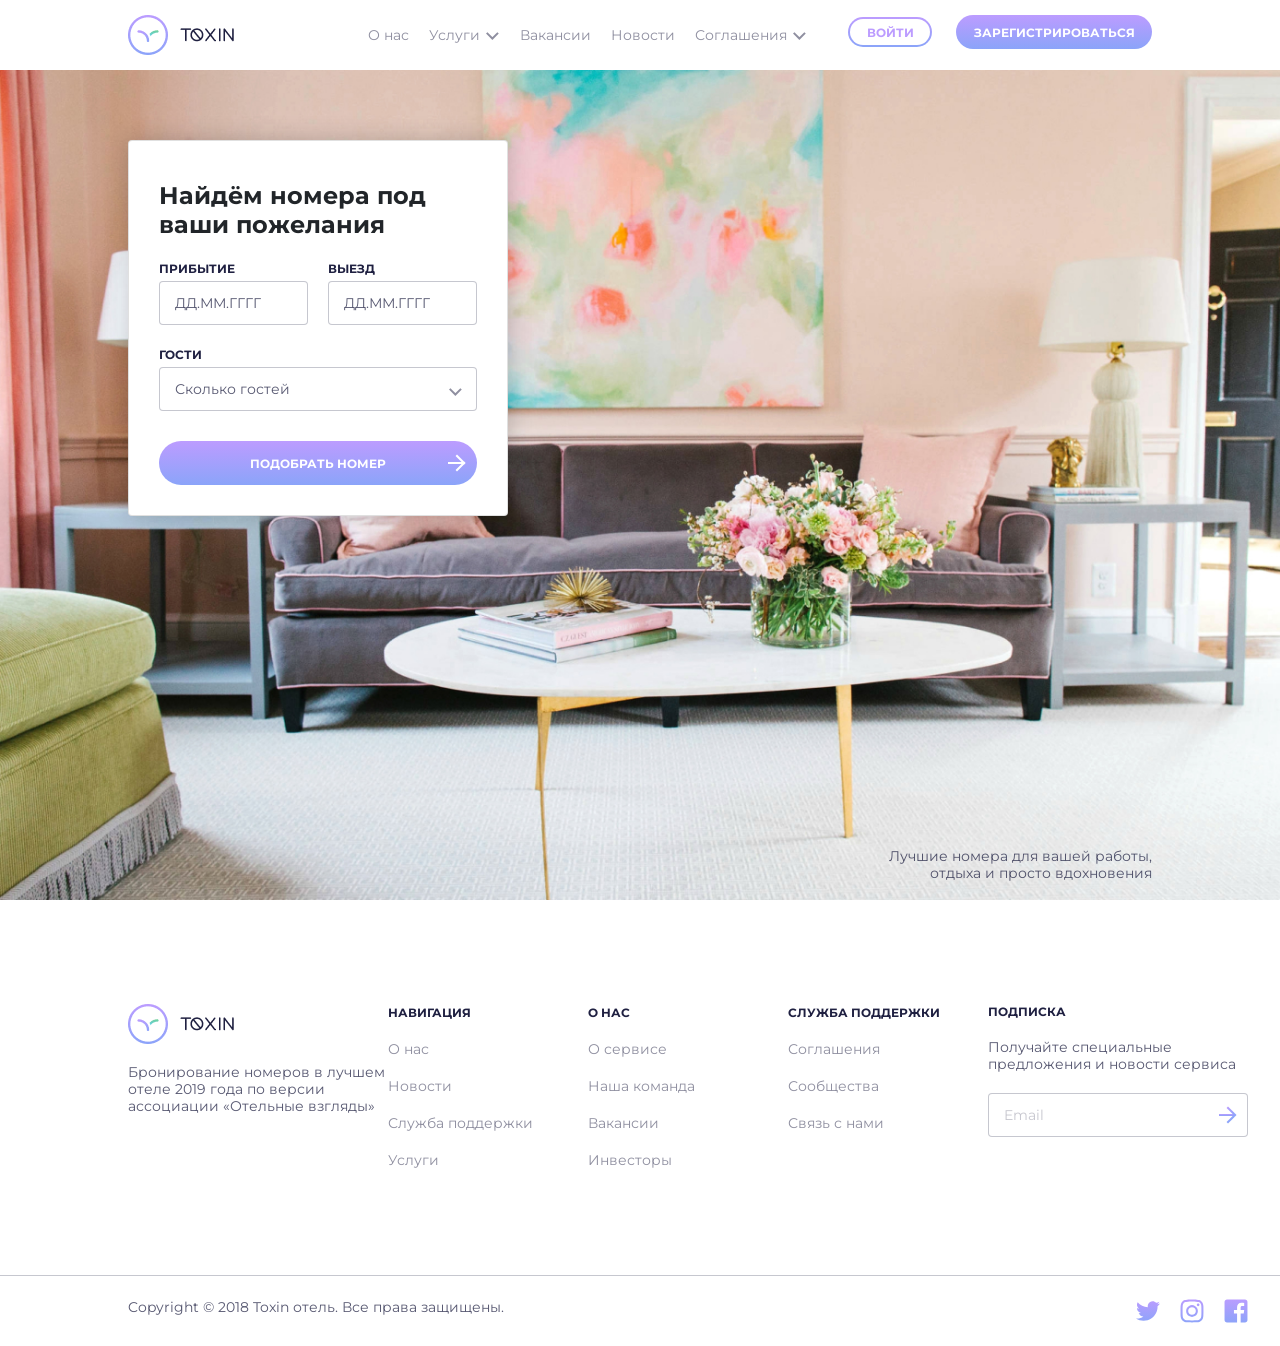
<file: src/index.html>
<!DOCTYPE html>
<html lang="ru">

<head>
    <meta charset="UTF-8">
    <meta http-equiv="X-UA-Compatible" content="IE=edge">
    <meta name="viewport" content="width=device-width, initial-scale=1.0">
    <link rel="stylesheet" href="css/style.min.css">
    <link rel="stylesheet" href="css/air-datepicker.css">
    <title>Toxin</title>
</head>

<body>
    <section class="header">
        <div class="container">
            <div class="header__wrap">
                <a href="#">
                    <img src="icons/brand_logo_full.png" alt="logo" class="header__logo">
                </a>
                <div class="nav">
                    <ul class="nav__list">
                        <li class="nav__item">
                            <a href="#" class="nav__link">О нас</a>
                        </li>
                        <li class="nav__item subnav mr40px">
                            <div class="subnav__arrow"></div>
                            <a href="#" class="nav__link">Услуги</a>

                            <ul class="subnav__list">

                                <li class="subnav__item nav__item">
                                    <a href="#" class="nav__link">Услуга</a>
                                </li>

                                <li class="subnav__item nav__item ">
                                    <a href="#" class="nav__link">Услуга</a>
                                </li>

                                <li class="subnav__item nav__item">
                                    <a href="#" class="nav__link">Услуга</a>
                                </li>

                                <li class="subnav__item nav__item">
                                    <a href="#" class="nav__link">Услуга</a>
                                </li>

                            </ul>

                        </li>
                        <li class="nav__item ">
                            <a href="#" class="nav__link">Вакансии </a>

                        </li>
                        <li class="nav__item">
                            <a href="#" class="nav__link">Новости</a>

                        </li>
                        <li class="nav__item subnav">
                            <div class="subnav__arrow"></div>
                            <a href="#" class="nav__link">Соглашения</a>

                            <ul class="subnav__list">

                                <li class="subnav__item nav__item">
                                    <a href="#" class="nav__link">Соглашение</a>
                                </li>

                                <li class="subnav__item nav__item">
                                    <a href="#" class="nav__link">Соглашение</a>
                                </li>

                            </ul>
                        </li>
                    </ul>
                </div>
                <div class="header__authorization">
                    <div class="header__log-off">
                        <button id="sign-in" class="button button_nav-small mr20px">войти</button>
                        <button id="registation" class="button button_nav-big">зарегистрироваться</button>
                    </div>
                    <div class="header__log-in">

                    </div>
                </div>
            </div>
        </div>
    </section>

    <section class="promo">



        <div class="container">
            <div class="modal modal__hide modal__promo ">
                <form action="#" class="form form__promo  ">
                    <h1 class="form_title title">Найдём номера под ваши пожелания </h1>
                    <div class="form__promo_wrap">

                        <div class="form__promo_input-wrap">
                            <label class="subtitle" for="form_date-in">прибытие</label>
                            <input placeholder="ДД.ММ.ГГГГ" id="calendar" type="text" name="date-in" id="form_date-in">

                        </div>
                        <div class="form__promo_input-wrap">
                            <label class="subtitle" for="form_date-out">выезд</label>
                            <input placeholder="ДД.ММ.ГГГГ" type="text" name="date-out" id="form_date-out">

                        </div>
                        <div class="form__promo_guest">
                            <div class="form__promo_input-wrap">
                                <label class="subtitle" for="form_guest">гости</label>
                                <input class="tst" placeholder="Сколько гостей" type="text" name="guest" id="form_guest">

                            </div>
                        </div>

                        <button class="button button_modal button_form form__promo_btn">подобрать номер</button>
                    </div>




                </form>

            </div>

        </div>
        <p class="promo__slogan"> Лучшие номера для вашей работы, отдыха и просто вдохновения </p>
    </section>

    <section class="footer">
        <div class="container">

            <div class="footer__grid">
                <div class="footer__logo">
                    <a href="#">
                        <img src="icons/brand_logo_full.png" alt="logo">
                    </a>
                    <p>
                        Бронирование номеров в лучшем отеле 2019 года по версии ассоциации «Отельные взгляды»
                    </p>
                </div>

                <div class="footer__nav nav nav_footer">
                    <ul class="nav_footer-list">
                        <lh class="subtitle"> навигация</lh>
                        <li class="nav__item">
                            <a href="#">О нас</a>
                        </li>
                        <li class="nav__item">
                            <a href="#">Новости</a>
                        </li>
                        <li class="nav__item">
                            <a href="#">Служба поддержки</a>
                        </li>
                        <li class="nav__item">
                            <a href="#">Услуги</a>
                        </li>
                    </ul>
                    <ul class="nav_footer-list">
                        <lh class="subtitle"> о нас</lh>
                        <li class="nav__item">
                            <a href="#">О сервисе</a>
                        </li>
                        <li class="nav__item">
                            <a href="#">Наша команда</a>
                        </li>
                        <li class="nav__item">
                            <a href="#">Вакансии</a>
                        </li>
                        <li class="nav__item">
                            <a href="#">Инвесторы</a>
                        </li>
                    </ul>
                    <ul class="nav_footer-list">
                        <lh class="subtitle"> Служба поддержки</lh>
                        <li class="nav__item">
                            <a href="#">Соглашения</a>
                        </li>
                        <li class="nav__item">
                            <a href="#">Сообщества</a>
                        </li>
                        <li class="nav__item">
                            <a href="#">Связь с нами</a>
                        </li>
                    </ul>
                </div>
                <div class="footer__subscribe">
                    <div class="subtitle">Подписка</div>
                    <p>Получайте специальные предложения и новости сервиса</p>
                    <form class="form form_footer" action="#">
                        <input required type="email" placeholder="Email" name="subscribe">
                        <button class="button_subscribe"></button>
                    </form>
                </div>

                <div class="footer__footer">
                    <p>Copyright © 2018 Toxin отель. Все права защищены.</p>
                    <div class="footer__social">
                        <a href="">
                            <svg width="24" height="24" viewBox="0 0 24 20" fill="none" xmlns="http://www.w3.org/2000/svg">
                                <path d="M21.5156 5.125C21.5469 5.25 21.5625 5.45312 21.5625 5.73438C21.5625 7.98438 21.0156 10.1562 19.9219 12.25C18.7969 14.4688 17.2188 16.2344 15.1875 17.5469C12.9688 19.0156 10.4219 19.75 7.54688 19.75C4.79688 19.75 2.28125 19.0156 0 17.5469C0.34375 17.5781 0.734375 17.5938 1.17188 17.5938C3.45312 17.5938 5.5 16.8906 7.3125 15.4844C6.21875 15.4844 5.25 15.1719 4.40625 14.5469C3.59375 13.8906 3.03125 13.0781 2.71875 12.1094C3.03125 12.1406 3.32812 12.1562 3.60938 12.1562C4.04688 12.1562 4.48438 12.1094 4.92188 12.0156C3.79688 11.7656 2.85938 11.1875 2.10938 10.2812C1.35938 9.375 0.984375 8.34375 0.984375 7.1875V7.09375C1.67188 7.5 2.40625 7.71875 3.1875 7.75C2.53125 7.28125 2 6.6875 1.59375 5.96875C1.1875 5.25 0.984375 4.46875 0.984375 3.625C0.984375 2.75 1.21875 1.92188 1.6875 1.14062C2.90625 2.67188 4.39062 3.89063 6.14062 4.79688C7.92188 5.70312 9.8125 6.20312 11.8125 6.29688C11.75 5.92188 11.7188 5.54688 11.7188 5.17188C11.7188 4.29687 11.9375 3.48438 12.375 2.73438C12.8125 1.95312 13.4062 1.34375 14.1562 0.90625C14.9062 0.46875 15.7188 0.25 16.5938 0.25C17.3125 0.25 17.9688 0.390625 18.5625 0.671875C19.1875 0.953125 19.7344 1.32812 20.2031 1.79688C21.3281 1.57812 22.375 1.1875 23.3438 0.625C22.9688 1.78125 22.25 2.6875 21.1875 3.34375C22.125 3.21875 23.0625 2.95313 24 2.54688C23.3125 3.54687 22.4844 4.40625 21.5156 5.125Z" fill="url(#paint0_linear_18370_8)"/>
                                <defs>
                                <linearGradient id="paint0_linear_18370_8" x1="12" y1="-2" x2="12" y2="22" gradientUnits="userSpaceOnUse">
                                <stop stop-color="#BC9CFF"/>
                                <stop offset="1" stop-color="#8BA4F9"/>
                                </linearGradient>
                                </defs>
                            </svg>
                        </a>
                        <a href="">
                            <svg width="24" height="24" viewBox="0 0 22 22" fill="none" xmlns="http://www.w3.org/2000/svg">
                                <path d="M11 5.60938C10.0312 5.60938 9.125 5.85937 8.28125 6.35938C7.46875 6.82812 6.8125 7.48438 6.3125 8.32812C5.84375 9.14062 5.60938 10.0312 5.60938 11C5.60938 11.9688 5.84375 12.875 6.3125 13.7188C6.8125 14.5312 7.46875 15.1875 8.28125 15.6875C9.125 16.1562 10.0312 16.3906 11 16.3906C11.9688 16.3906 12.8594 16.1562 13.6719 15.6875C14.5156 15.1875 15.1719 14.5312 15.6406 13.7188C16.1406 12.875 16.3906 11.9688 16.3906 11C16.3906 10.0312 16.1406 9.14062 15.6406 8.32812C15.1719 7.48438 14.5156 6.82812 13.6719 6.35938C12.8594 5.85937 11.9688 5.60938 11 5.60938ZM11 14.5156C10.0312 14.5156 9.20312 14.1719 8.51562 13.4844C7.82812 12.7969 7.48438 11.9688 7.48438 11C7.48438 10.0312 7.82812 9.20312 8.51562 8.51562C9.20312 7.82812 10.0312 7.48438 11 7.48438C11.9688 7.48438 12.7969 7.82812 13.4844 8.51562C14.1719 9.20312 14.5156 10.0312 14.5156 11C14.5156 11.9688 14.1719 12.7969 13.4844 13.4844C12.7969 14.1719 11.9688 14.5156 11 14.5156ZM17.8906 5.375C17.8594 5.71875 17.7188 6.01563 17.4688 6.26562C17.25 6.51562 16.9688 6.64062 16.625 6.64062C16.2812 6.64062 15.9844 6.51562 15.7344 6.26562C15.4844 6.01563 15.3594 5.71875 15.3594 5.375C15.3594 5.03125 15.4844 4.73437 15.7344 4.48438C15.9844 4.23438 16.2812 4.10938 16.625 4.10938C16.9688 4.10938 17.2656 4.23438 17.5156 4.48438C17.7656 4.73437 17.8906 5.03125 17.8906 5.375ZM21.4531 6.64062C21.3906 5.73438 21.25 4.95312 21.0312 4.29688C20.75 3.51562 20.3125 2.84375 19.7188 2.28125C19.1562 1.6875 18.4844 1.25 17.7031 0.96875C17.0469 0.75 16.2656 0.625 15.3594 0.59375C14.4844 0.53125 13.0312 0.5 11 0.5C8.96875 0.5 7.5 0.53125 6.59375 0.59375C5.71875 0.625 4.95312 0.75 4.29688 0.96875C3.51562 1.25 2.82812 1.6875 2.23438 2.28125C1.67188 2.84375 1.25 3.51562 0.96875 4.29688C0.75 4.95312 0.609375 5.73438 0.546875 6.64062C0.515625 7.51562 0.5 8.96875 0.5 11C0.5 13.0312 0.515625 14.5 0.546875 15.4062C0.609375 16.2812 0.75 17.0469 0.96875 17.7031C1.25 18.4844 1.67188 19.1719 2.23438 19.7656C2.82812 20.3281 3.51562 20.7344 4.29688 20.9844C4.95312 21.2344 5.71875 21.375 6.59375 21.4062C7.5 21.4688 8.96875 21.5 11 21.5C13.0312 21.5 14.4844 21.4688 15.3594 21.4062C16.2656 21.375 17.0469 21.25 17.7031 21.0312C18.4844 20.75 19.1562 20.3281 19.7188 19.7656C20.3125 19.1719 20.75 18.4844 21.0312 17.7031C21.25 17.0469 21.375 16.2812 21.4062 15.4062C21.4688 14.5 21.5 13.0312 21.5 11C21.5 8.96875 21.4844 7.51562 21.4531 6.64062ZM19.2031 17.1875C18.8281 18.125 18.1562 18.7969 17.1875 19.2031C16.6875 19.3906 15.8438 19.5156 14.6562 19.5781C14 19.6094 13.0312 19.625 11.75 19.625H10.25C9 19.625 8.03125 19.6094 7.34375 19.5781C6.1875 19.5156 5.34375 19.3906 4.8125 19.2031C3.875 18.8281 3.20312 18.1562 2.79688 17.1875C2.60938 16.6562 2.48438 15.8125 2.42188 14.6562C2.39062 13.9688 2.375 13 2.375 11.75V10.25C2.375 9 2.39062 8.03125 2.42188 7.34375C2.48438 6.15625 2.60938 5.3125 2.79688 4.8125C3.17188 3.84375 3.84375 3.17188 4.8125 2.79688C5.34375 2.60938 6.1875 2.48437 7.34375 2.42188C8.03125 2.39062 9 2.375 10.25 2.375H11.75C13 2.375 13.9688 2.39062 14.6562 2.42188C15.8438 2.48437 16.6875 2.60938 17.1875 2.79688C18.1562 3.17188 18.8281 3.84375 19.2031 4.8125C19.3906 5.3125 19.5156 6.15625 19.5781 7.34375C19.6094 8 19.625 8.96875 19.625 10.25V11.75C19.625 13 19.6094 13.9688 19.5781 14.6562C19.5156 15.8125 19.3906 16.6562 19.2031 17.1875Z" fill="url(#paint0_linear_18370_10)"/>
                                <defs>
                                <linearGradient id="paint0_linear_18370_10" x1="11" y1="-1" x2="11" y2="23" gradientUnits="userSpaceOnUse">
                                <stop stop-color="#BC9CFF"/>
                                <stop offset="1" stop-color="#8BA4F9"/>
                                </linearGradient>
                                </defs>
                            </svg>
                        </a>
                        <a href="">
                            <svg width="24" height="24" viewBox="0 0 22 22" fill="none" xmlns="http://www.w3.org/2000/svg">
                                <path d="M21.5 2.75V19.25C21.5 19.875 21.2812 20.4062 20.8438 20.8438C20.4062 21.2812 19.875 21.5 19.25 21.5H15.2656V13.2031H18.0781L18.5 10.0156H15.2656V8C15.2656 7.5 15.3594 7.125 15.5469 6.875C15.7969 6.59375 16.2188 6.45312 16.8125 6.45312H18.5V3.64062C17.8438 3.54688 17.0312 3.5 16.0625 3.5C14.8125 3.5 13.8125 3.875 13.0625 4.625C12.3438 5.34375 11.9844 6.35938 11.9844 7.67188V10.0156H9.125V13.2031H11.9844V21.5H2.75C2.125 21.5 1.59375 21.2812 1.15625 20.8438C0.71875 20.4062 0.5 19.875 0.5 19.25V2.75C0.5 2.125 0.71875 1.59375 1.15625 1.15625C1.59375 0.71875 2.125 0.5 2.75 0.5H19.25C19.875 0.5 20.4062 0.71875 20.8438 1.15625C21.2812 1.59375 21.5 2.125 21.5 2.75Z" fill="url(#paint0_linear_18370_9)"/>
                                <defs>
                                <linearGradient id="paint0_linear_18370_9" x1="11" y1="-1" x2="11" y2="23" gradientUnits="userSpaceOnUse">
                                <stop stop-color="#BC9CFF"/>
                                <stop offset="1" stop-color="#8BA4F9"/>
                                </linearGradient>
                                </defs>
                            </svg>
                        </a>
                    </div>
                </div>


            </div>



        </div>
        <hr class="footer__line">
    </section>

    <div class="modals overlay modal__hide ">


        <div class="modal__hide  modal modal__autorization">
            <div class="title">Войти</div>

            <form action="#" class="form form_autorization">
                <input placeholder="Email" name="email" type="email">
                <input class="form_autorization-pwd" placeholder="Пароль" name="paswrd" type="password">
                <button class="button button_modal">Войти</button>
            </form>

            <div class="modal__footer">
                <p>Нет аккаунта на Toxin?</p>
                <button id="registation" class="button button_nav-small button_modal-small">создать</button>
            </div>

        </div>




        <div class="modal__hide modal modal__registration">
            <div class="title">Регистрация аккаунта</div>

            <form action="#" class="form form_registration">
                <fieldset>
                    <input placeholder="Имя" name="name" type="text">
                    <input placeholder="Фамилия" class="mt10px" name="surname" type="text">
                    <div class="form_registration__wrap-male">

                        <label class="form_registration__male" for="male">
                            <input class="form__radio" id="male" name="gender" type="radio">
                            <label for="male">Мужчина</label>
                        </label>

                        <div class="form_registration__male">
                            <input class="form__radio" id="female" name="gender" type="radio">
                            <label for="female">Женщина</label>
                        </div>
                    </div>


                </fieldset>
                <fieldset>
                    <div class="subtitle">дата рождения</div>
                    <input class="mt5px" placeholder="ДД.ММ.ГГГГ" name="born-date" type="text">
                </fieldset>
                <fieldset>
                    <div class="subtitle">данные для входа в сервис</div>
                    <input class="mt5px" placeholder="Email" name="email" type="email">
                    <input class="mt10px" placeholder="Пароль" name="paswrd" type="password">
                    <div class="form_registration_switch-wrap">
                        <label class="form__switch">
                            <input type="checkbox">
                            <span class="slider round"></span>
                          </label>
                        <p> Получать спецпредложения</p>

                    </div>

                </fieldset>
                <button class="button button_modal">зарегистрироваться</button>
            </form>

            <div class="modal__footer">
                <p>Уже есть аккаунт на Toxin</p>
                <button id="sign-in" class="button button_nav-small button_modal-small">войти</button>
            </div>

        </div>


    </div>


    <script src="js/air-datepicker.js"></script>
    <script src="js/script.js"></script>

</body>

</html>
</file>
<file: src/css/air-datepicker.css>
.air-datepicker-cell.-day-.-other-month-,
.air-datepicker-cell.-year-.-other-decade- {
    color: var(--adp-color-other-month)
}

.air-datepicker-cell.-day-.-other-month-:hover,
.air-datepicker-cell.-year-.-other-decade-:hover {
    color: var(--adp-color-other-month-hover)
}

.-disabled-.-focus-.air-datepicker-cell.-day-.-other-month-,
.-disabled-.-focus-.air-datepicker-cell.-year-.-other-decade- {
    color: var(--adp-color-other-month)
}

.-selected-.air-datepicker-cell.-day-.-other-month-,
.-selected-.air-datepicker-cell.-year-.-other-decade- {
    color: #fff;
    background: var(--adp-background-color-selected-other-month)
}

.-selected-.-focus-.air-datepicker-cell.-day-.-other-month-,
.-selected-.-focus-.air-datepicker-cell.-year-.-other-decade- {
    background: var(--adp-background-color-selected-other-month-focused)
}

.-in-range-.air-datepicker-cell.-day-.-other-month-,
.-in-range-.air-datepicker-cell.-year-.-other-decade- {
    background-color: var(--adp-background-color-in-range);
    color: var(--adp-color)
}

.-in-range-.-focus-.air-datepicker-cell.-day-.-other-month-,
.-in-range-.-focus-.air-datepicker-cell.-year-.-other-decade- {
    background-color: var(--adp-background-color-in-range-focused)
}

.air-datepicker-cell.-day-.-other-month-:empty,
.air-datepicker-cell.-year-.-other-decade-:empty {
    background: none;
    border: none
}

.air-datepicker-cell {
    border-radius: var(--adp-cell-border-radius);
    box-sizing: border-box;
    cursor: pointer;
    display: flex;
    position: relative;
    align-items: center;
    justify-content: center;
    z-index: 1
}

.air-datepicker-cell.-focus- {
    background: var(--adp-background-color-hover);
}

.air-datepicker-cell.-current- {
    color: var(--adp-color-current-date)
}

.air-datepicker-cell.-current-.-focus- {
    color: var(--adp-color)
}

.air-datepicker-cell.-current-.-in-range- {
    color: var(--adp-color-current-date)
}

.air-datepicker-cell.-disabled- {
    cursor: default;
    color: var(--adp-color-disabled)
}

.air-datepicker-cell.-disabled-.-focus- {
    color: var(--adp-color-disabled)
}

.air-datepicker-cell.-disabled-.-in-range- {
    color: var(--adp-color-disabled-in-range)
}

.air-datepicker-cell.-disabled-.-current-.-focus- {
    color: var(--adp-color-disabled)
}

.air-datepicker-cell.-in-range- {
    background: var(--adp-cell-background-color-in-range);
    border-radius: 0
}


/* думал через псведо элемент */


/* .-range-from-::after {
    z-index: -1;
    content: '';
    display: block;
    position: absolute;
    box-shadow: 9px 9px 0px 11px rgb(139 164 249 / 25%), 9px -9px 0px 11px rgb(188 156 255 / 25%)
}

.-range-to-::after {
    z-index: -1;
    content: '';
    display: block;
    position: absolute;
    box-shadow: -9px 9px 0px 11px rgb(139 164 249 / 25%), -9px -9px 0px 11px rgb(188 156 255 / 25%);
} */

.air-datepicker-cell.-in-range-:hover {
    background: var(--adp-cell-background-color-in-range-hover)
}

.air-datepicker-cell.-range-from- {
    border: 1px solid var(--adp-cell-border-color-in-range);
    background: var(--adp-cell-background-color-in-range);
    border-radius: var(--adp-cell-border-radius) 0 0 var(--adp-cell-border-radius)
}

.air-datepicker-cell.-range-to- {
    border: 1px solid var(--adp-cell-border-color-in-range);
    background: var(--adp-cell-background-color-in-range);
    border-radius: 0 var(--adp-cell-border-radius) var(--adp-cell-border-radius) 0
}

.air-datepicker-cell.-range-to-.-range-from- {
    border-radius: var(--adp-cell-border-radius)
}

.air-datepicker-cell.-selected- {
    /* border-radius: 55%; */
    color: #fff;
    border: none;
    background: var(--adp-cell-background-color-selected)
}

.air-datepicker-cell.-selected-.-current- {
    color: #fff;
    background: var(--adp-cell-background-color-selected)
}

.air-datepicker-cell.-selected-.-focus- {
    background: var(--adp-cell-background-color-selected-hover)
}

.air-datepicker-body {
    padding: 0 20px;
    transition: all var(--adp-transition-duration) var(--adp-transition-ease)
}

.air-datepicker-body.-hidden- {
    display: none
}

.air-datepicker-body--day-names {
    display: grid;
    grid-template-columns: repeat(7, var(--adp-day-cell-width));
    font-weight: 700;
    font-size: 12px;
    line-height: 15px;
    /* margin: 8px 0 3px */
}

.air-datepicker-body--day-name {
    color: #BC9CFF;
    display: flex;
    align-items: center;
    justify-content: center;
    flex: 1;
    text-align: center;
    text-transform: uppercase;
    font-size: .8em
}

.air-datepicker-body--day-name.-clickable- {
    cursor: pointer
}

.air-datepicker-body--day-name.-clickable-:hover {
    color: var(--adp-day-name-color-hover)
}

.air-datepicker-body--cells {
    margin-top: 16px;
    display: grid
}

.air-datepicker-body--cells.-days- {
    grid-template-columns: repeat(7, var(--adp-day-cell-width));
    grid-auto-rows: var(--adp-day-cell-height)
}

.air-datepicker-body--cells.-months- {
    grid-template-columns: repeat(3, 1fr);
    grid-auto-rows: var(--adp-month-cell-height)
}

.air-datepicker-body--cells.-years- {
    grid-template-columns: repeat(4, 1fr);
    grid-auto-rows: var(--adp-year-cell-height)
}

.air-datepicker-nav {
    display: flex;
    justify-content: space-between;
    /* border-bottom: 1px solid var(--adp-border-color-inner); */
    /* min-height: var(--adp-nav-height); */
    padding: 20px 20px 30px 20px;
    box-sizing: content-box
}

.-only-timepicker- .air-datepicker-nav {
    display: none
}

.air-datepicker-nav--title,
.air-datepicker-nav--action {
    display: flex;
    cursor: pointer;
    align-items: center;
    justify-content: center
}

.air-datepicker-nav--action {
    width: var(--adp-nav-action-size);
    border-radius: var(--adp-border-radius);
    -webkit-user-select: none;
    -moz-user-select: none;
    user-select: none
}

.air-datepicker-nav--action:hover {
    background: var(--adp-background-color-hover)
}

.air-datepicker-nav--action:active {
    background: var(--adp-background-color-active)
}

.air-datepicker-nav--action.-disabled- {
    visibility: hidden
}

.air-datepicker-nav--action svg {
    /* width: 32px;
    height: 32px */
}

.air-datepicker-nav--action path {
    /* fill: none; */
    /* stroke: var(--adp-nav-arrow-color); */
    /* stroke-width: 2px */
}

.air-datepicker-nav--title {
    font-weight: 700;
    font-size: 19px;
    line-height: 23px;
    border-radius: var(--adp-border-radius);
    padding: 0 8px
}

.air-datepicker-nav--title i {
    font-weight: 700;
    font-size: 19px;
    line-height: 23px;
    font-style: normal;
    /* color: var(--adp-nav-color-secondary); */
    margin-left: .3em
}

.air-datepicker-nav--title:hover {
    background: var(--adp-background-color-hover)
}

.air-datepicker-nav--title:active {
    background: var(--adp-background-color-active)
}

.air-datepicker-nav--title.-disabled- {
    cursor: default;
    background: none
}

.air-datepicker-buttons {
    padding: 0 20px;
    display: flex;
    grid-auto-flow: column;
    justify-content: space-between;
}

.air-datepicker-button {
    font-weight: 700;
    font-size: 12px;
    line-height: 15px;
    display: inline-flex;
    color: #BC9CFF;
    border-radius: var(--adp-btn-border-radius);
    cursor: pointer;
    height: var(--adp-btn-height);
    border: none;
    background: rgba(255, 255, 255, 0)
}

.air-datepicker-button:hover {
    /* color: var(--adp-btn-color-hover); */
    background: var(--adp-btn-background-color-hover)
}

.air-datepicker-button:focus {
    color: var(--adp-btn-color-hover);
    background: var(--adp-btn-background-color-hover);
    outline: none
}

.air-datepicker-button:active {
    background: var(--adp-btn-background-color-active)
}

.air-datepicker-button span {
    outline: none;
    display: flex;
    align-items: center;
    justify-content: center;
    width: 100%;
    height: 100%
}

.air-datepicker-time {
    display: grid;
    grid-template-columns: -webkit-max-content 1fr;
    grid-template-columns: max-content 1fr;
    grid-column-gap: 12px;
    align-items: center;
    position: relative;
    padding: 0 var(--adp-time-padding-inner)
}

.-only-timepicker- .air-datepicker-time {
    border-top: none
}

.air-datepicker-time--current {
    display: flex;
    align-items: center;
    flex: 1;
    font-size: 14px;
    text-align: center
}

.air-datepicker-time--current-colon {
    margin: 0 2px 3px;
    line-height: 1
}

.air-datepicker-time--current-hours,
.air-datepicker-time--current-minutes {
    line-height: 1;
    font-size: 19px;
    font-family: "Century Gothic", CenturyGothic, AppleGothic, sans-serif;
    position: relative;
    z-index: 1
}

.air-datepicker-time--current-hours:after,
.air-datepicker-time--current-minutes:after {
    content: '';
    background: var(--adp-background-color-hover);
    border-radius: var(--adp-border-radius);
    position: absolute;
    left: -2px;
    top: -3px;
    right: -2px;
    bottom: -2px;
    z-index: -1;
    opacity: 0
}

.air-datepicker-time--current-hours.-focus-:after,
.air-datepicker-time--current-minutes.-focus-:after {
    opacity: 1
}

.air-datepicker-time--current-ampm {
    text-transform: uppercase;
    align-self: flex-end;
    color: var(--adp-time-day-period-color);
    margin-left: 6px;
    font-size: 11px;
    margin-bottom: 1px
}

.air-datepicker-time--row {
    display: flex;
    align-items: center;
    font-size: 11px;
    height: 17px;
    background: linear-gradient(to right, var(--adp-time-track-color), var(--adp-time-track-color)) left 50%/100% var(--adp-time-track-height) no-repeat
}

.air-datepicker-time--row:first-child {
    margin-bottom: 4px
}

.air-datepicker-time--row input[type='range'] {
    background: none;
    cursor: pointer;
    flex: 1;
    height: 100%;
    width: 100%;
    padding: 0;
    margin: 0;
    -webkit-appearance: none
}

.air-datepicker-time--row input[type='range']::-webkit-slider-thumb {
    -webkit-appearance: none
}

.air-datepicker-time--row input[type='range']::-ms-tooltip {
    display: none
}

.air-datepicker-time--row input[type='range']:hover::-webkit-slider-thumb {
    border-color: var(--adp-time-track-color-hover)
}

.air-datepicker-time--row input[type='range']:hover::-moz-range-thumb {
    border-color: var(--adp-time-track-color-hover)
}

.air-datepicker-time--row input[type='range']:hover::-ms-thumb {
    border-color: var(--adp-time-track-color-hover)
}

.air-datepicker-time--row input[type='range']:focus {
    outline: none
}

.air-datepicker-time--row input[type='range']:focus::-webkit-slider-thumb {
    background: var(--adp-cell-background-color-selected);
    border-color: var(--adp-cell-background-color-selected)
}

.air-datepicker-time--row input[type='range']:focus::-moz-range-thumb {
    background: var(--adp-cell-background-color-selected);
    border-color: var(--adp-cell-background-color-selected)
}

.air-datepicker-time--row input[type='range']:focus::-ms-thumb {
    background: var(--adp-cell-background-color-selected);
    border-color: var(--adp-cell-background-color-selected)
}

.air-datepicker-time--row input[type='range']::-webkit-slider-thumb {
    box-sizing: border-box;
    height: 12px;
    width: 12px;
    border-radius: 3px;
    border: 1px solid var(--adp-time-track-color);
    background: #fff;
    cursor: pointer;
    -webkit-transition: background var(--adp-transition-duration);
    transition: background var(--adp-transition-duration)
}

.air-datepicker-time--row input[type='range']::-moz-range-thumb {
    box-sizing: border-box;
    height: 12px;
    width: 12px;
    border-radius: 3px;
    border: 1px solid var(--adp-time-track-color);
    background: #fff;
    cursor: pointer;
    -moz-transition: background var(--adp-transition-duration);
    transition: background var(--adp-transition-duration)
}

.air-datepicker-time--row input[type='range']::-ms-thumb {
    box-sizing: border-box;
    height: 12px;
    width: 12px;
    border-radius: 3px;
    border: 1px solid var(--adp-time-track-color);
    background: #fff;
    cursor: pointer;
    -ms-transition: background var(--adp-transition-duration);
    transition: background var(--adp-transition-duration)
}

.air-datepicker-time--row input[type='range']::-webkit-slider-thumb {
    margin-top: calc(var(--adp-time-thumb-size) / 2 * -1)
}

.air-datepicker-time--row input[type='range']::-webkit-slider-runnable-track {
    border: none;
    height: var(--adp-time-track-height);
    cursor: pointer;
    color: transparent;
    background: transparent
}

.air-datepicker-time--row input[type='range']::-moz-range-track {
    border: none;
    height: var(--adp-time-track-height);
    cursor: pointer;
    color: transparent;
    background: transparent
}

.air-datepicker-time--row input[type='range']::-ms-track {
    border: none;
    height: var(--adp-time-track-height);
    cursor: pointer;
    color: transparent;
    background: transparent
}

.air-datepicker-time--row input[type='range']::-ms-fill-lower {
    background: transparent
}

.air-datepicker-time--row input[type='range']::-ms-fill-upper {
    background: transparent
}

.air-datepicker {
    --adp-font-family: -apple-system, BlinkMacSystemFont, "Segoe UI", Roboto, Helvetica, Arial, sans-serif, "Apple Color Emoji", "Segoe UI Emoji", "Segoe UI Symbol";
    --adp-font-size: 14px;
    --adp-width: 318px;
    --adp-z-index: 100;
    --adp-padding: 4px;
    --adp-grid-areas: 'nav' 'body' 'timepicker' 'buttons';
    --adp-transition-duration: .3s;
    --adp-transition-ease: ease-out;
    --adp-transition-offset: 8px;
    --adp-background-color: #fff;
    --adp-background-color-hover: rgba(188, 156, 255, 0.25);
    --adp-background-color-active: #eaeaea;
    --adp-background-color-in-range: rgba(92, 196, 239, .1);
    --adp-background-color-in-range-focused: rgba(92, 196, 239, .2);
    --adp-background-color-selected-other-month-focused: #8ad5f4;
    --adp-background-color-selected-other-month: #a2ddf6;
    --adp-color: #4a4a4a;
    --adp-color-secondary: #9c9c9c;
    --adp-accent-color: #4eb5e6;
    --adp-color-current-date: var(--adp-accent-color);
    --adp-color-other-month: #dedede;
    --adp-color-disabled: #aeaeae;
    --adp-color-disabled-in-range: #939393;
    --adp-color-other-month-hover: #c5c5c5;
    --adp-border-color: #dbdbdb;
    --adp-border-color-inner: #efefef;
    --adp-border-radius: 4px;
    --adp-border-color-inline: #d7d7d7;
    /* --adp-nav-height: 88px; */
    --adp-nav-arrow-color: var(--adp-color-secondary);
    --adp-nav-action-size: 32px;
    --adp-nav-color-secondary: var(--adp-color-secondary);
    --adp-day-name-color: #ff9a19;
    --adp-day-name-color-hover: #8ad5f4;
    --adp-day-cell-width: 40px;
    --adp-day-cell-height: 40px;
    --adp-month-cell-height: 42px;
    --adp-year-cell-height: 56px;
    --adp-pointer-size: 10px;
    --adp-poiner-border-radius: 2px;
    --adp-pointer-offset: 14px;
    --adp-cell-border-radius: 50%;
    --adp-cell-background-color-selected: linear-gradient(180deg, #BC9CFF 0%, #8BA4F9 100%);
    --adp-cell-background-color-selected-hover: linear-gradient(180deg, #BC9CFF 0%, #8BA4F9 100%);
    --adp-cell-background-color-in-range: linear-gradient(180deg, rgba(188, 156, 255, 0.25) 0%, rgba(139, 164, 249, 0.25) 100%);
    /* --adp-cell-background-color-in-range: linear-gradient(180deg, rgba(188, 156, 255, 0.3) 25%, #8BA4F9 2%);*/
    --adp-cell-background-color-in-range-hover: linear-gradient(180deg, rgba(188, 156, 255, 0.40) 0%, rgba(139, 164, 249, 0.40) 100%);
    --adp-cell-border-color-in-range: #BC9CFF;
    --adp-btn-height: 32px;
    --adp-btn-color: var(--adp-accent-color);
    --adp-btn-color-hover: var(--adp-color);
    --adp-btn-border-radius: var(--adp-border-radius);
    --adp-btn-background-color-hover: var(--adp-background-color-hover);
    --adp-btn-background-color-active: var(--adp-background-color-active);
    --adp-time-track-height: 1px;
    --adp-time-track-color: #dedede;
    --adp-time-track-color-hover: #b1b1b1;
    --adp-time-thumb-size: 12px;
    --adp-time-padding-inner: 10px;
    --adp-time-day-period-color: var(--adp-color-secondary);
    --adp-mobile-font-size: 16px;
    --adp-mobile-nav-height: 40px;
    --adp-mobile-width: 320px;
    --adp-mobile-day-cell-height: 38px;
    --adp-mobile-month-cell-height: 48px;
    --adp-mobile-year-cell-height: 64px
}

.air-datepicker-overlay {
    --adp-overlay-background-color: rgba(0, 0, 0, .3);
    --adp-overlay-transition-duration: .3s;
    --adp-overlay-transition-ease: ease-out;
    --adp-overlay-z-index: 99
}

.air-datepicker {
    background: var(--adp-background-color);
    border: 1px solid var(--adp-border-color);
    box-shadow: 0 4px 12px rgba(0, 0, 0, 0.15);
    border-radius: var(--adp-border-radius);
    box-sizing: content-box;
    display: grid;
    grid-template-columns: 1fr;
    grid-template-rows: repeat(4, -webkit-max-content);
    grid-template-rows: repeat(4, max-content);
    grid-template-areas: var(--adp-grid-areas);
    font-family: var(--adp-font-family), sans-serif;
    font-size: var(--adp-font-size);
    color: var(--adp-color);
    width: var(--adp-width);
    position: absolute;
    transition: opacity var(--adp-transition-duration) var(--adp-transition-ease), transform var(--adp-transition-duration) var(--adp-transition-ease);
    z-index: var(--adp-z-index)
}

.air-datepicker:not(.-custom-position-) {
    opacity: 0
}

.air-datepicker.-from-top- {
    transform: translateY(calc(var(--adp-transition-offset) * -1))
}

.air-datepicker.-from-right- {
    transform: translateX(var(--adp-transition-offset))
}

.air-datepicker.-from-bottom- {
    transform: translateY(var(--adp-transition-offset))
}

.air-datepicker.-from-left- {
    transform: translateX(calc(var(--adp-transition-offset) * -1))
}

.air-datepicker.-active-:not(.-custom-position-) {
    transform: translate(0, 0);
    opacity: 1
}

.air-datepicker.-active-.-custom-position- {
    transition: none
}

.air-datepicker.-inline- {
    border-color: var(--adp-border-color-inline);
    box-shadow: none;
    position: static;
    left: auto;
    right: auto;
    opacity: 1;
    transform: none
}

.air-datepicker.-inline- .air-datepicker--pointer {
    display: none
}

.air-datepicker.-is-mobile- {
    --adp-font-size: var(--adp-mobile-font-size);
    --adp-day-cell-height: var(--adp-mobile-day-cell-height);
    --adp-month-cell-height: var(--adp-mobile-month-cell-height);
    --adp-year-cell-height: var(--adp-mobile-year-cell-height);
    --adp-nav-height: var(--adp-mobile-nav-height);
    --adp-nav-action-size: var(--adp-mobile-nav-height);
    position: fixed;
    width: var(--adp-mobile-width);
    border: none
}

.air-datepicker.-is-mobile- * {
    -webkit-tap-highlight-color: transparent
}

.air-datepicker.-is-mobile- .air-datepicker--pointer {
    display: none
}

.air-datepicker.-is-mobile-:not(.-custom-position-) {
    transform: translate(-50%, calc(-50% + var(--adp-transition-offset)))
}

.air-datepicker.-is-mobile-.-active-:not(.-custom-position-) {
    transform: translate(-50%, -50%)
}

.air-datepicker.-custom-position- {
    transition: none
}

.air-datepicker-global-container {
    position: absolute;
    left: 0;
    top: 0
}

.air-datepicker--pointer {
    --pointer-half-size: calc(var(--adp-pointer-size) / 2);
    position: absolute;
    width: var(--adp-pointer-size);
    height: var(--adp-pointer-size);
    z-index: -1
}

.air-datepicker--pointer:after {
    /* // стрелка откуда календарь */
    display: none;
    content: '';
    position: absolute;
    background: #fff;
    border-top: 1px solid var(--adp-border-color-inline);
    border-right: 1px solid var(--adp-border-color-inline);
    border-top-right-radius: var(--adp-poiner-border-radius);
    width: var(--adp-pointer-size);
    height: var(--adp-pointer-size);
    box-sizing: border-box
}

.-top-left- .air-datepicker--pointer,
.-top-center- .air-datepicker--pointer,
.-top-right- .air-datepicker--pointer,
[data-popper-placement^='top'] .air-datepicker--pointer {
    top: calc(100% - var(--pointer-half-size) + 1px)
}

.-top-left- .air-datepicker--pointer:after,
.-top-center- .air-datepicker--pointer:after,
.-top-right- .air-datepicker--pointer:after,
[data-popper-placement^='top'] .air-datepicker--pointer:after {
    transform: rotate(135deg)
}

.-right-top- .air-datepicker--pointer,
.-right-center- .air-datepicker--pointer,
.-right-bottom- .air-datepicker--pointer,
[data-popper-placement^='right'] .air-datepicker--pointer {
    right: calc(100% - var(--pointer-half-size) + 1px)
}

.-right-top- .air-datepicker--pointer:after,
.-right-center- .air-datepicker--pointer:after,
.-right-bottom- .air-datepicker--pointer:after,
[data-popper-placement^='right'] .air-datepicker--pointer:after {
    transform: rotate(225deg)
}

.-bottom-left- .air-datepicker--pointer,
.-bottom-center- .air-datepicker--pointer,
.-bottom-right- .air-datepicker--pointer,
[data-popper-placement^='bottom'] .air-datepicker--pointer {
    bottom: calc(100% - var(--pointer-half-size) + 1px)
}

.-bottom-left- .air-datepicker--pointer:after,
.-bottom-center- .air-datepicker--pointer:after,
.-bottom-right- .air-datepicker--pointer:after,
[data-popper-placement^='bottom'] .air-datepicker--pointer:after {
    transform: rotate(315deg)
}

.-left-top- .air-datepicker--pointer,
.-left-center- .air-datepicker--pointer,
.-left-bottom- .air-datepicker--pointer,
[data-popper-placement^='left'] .air-datepicker--pointer {
    left: calc(100% - var(--pointer-half-size) + 1px)
}

.-left-top- .air-datepicker--pointer:after,
.-left-center- .air-datepicker--pointer:after,
.-left-bottom- .air-datepicker--pointer:after,
[data-popper-placement^='left'] .air-datepicker--pointer:after {
    transform: rotate(45deg)
}

.-top-left- .air-datepicker--pointer,
.-bottom-left- .air-datepicker--pointer {
    left: var(--adp-pointer-offset)
}

.-top-right- .air-datepicker--pointer,
.-bottom-right- .air-datepicker--pointer {
    right: var(--adp-pointer-offset)
}

.-top-center- .air-datepicker--pointer,
.-bottom-center- .air-datepicker--pointer {
    left: calc(50% - var(--adp-pointer-size) / 2)
}

.-left-top- .air-datepicker--pointer,
.-right-top- .air-datepicker--pointer {
    top: var(--adp-pointer-offset)
}

.-left-bottom- .air-datepicker--pointer,
.-right-bottom- .air-datepicker--pointer {
    bottom: var(--adp-pointer-offset)
}

.-left-center- .air-datepicker--pointer,
.-right-center- .air-datepicker--pointer {
    top: calc(50% - var(--adp-pointer-size) / 2)
}

.air-datepicker--navigation {
    grid-area: nav
}

.air-datepicker--content {
    box-sizing: content-box;
    grid-area: body
}

.-only-timepicker- .air-datepicker--content {
    display: none
}

.air-datepicker--time {
    grid-area: timepicker
}

.air-datepicker--buttons {
    grid-area: buttons
}

.air-datepicker--buttons,
.air-datepicker--time {
    padding: var(--adp-padding);
    border-top: 1px solid var(--adp-border-color-inner)
}

.air-datepicker-overlay {
    position: fixed;
    background: var(--adp-overlay-background-color);
    left: 0;
    top: 0;
    width: 0;
    height: 0;
    opacity: 0;
    transition: opacity var(--adp-overlay-transition-duration) var(--adp-overlay-transition-ease), left 0s, height 0s, width 0s;
    transition-delay: 0s, var(--adp-overlay-transition-duration), var(--adp-overlay-transition-duration), var(--adp-overlay-transition-duration);
    z-index: var(--adp-overlay-z-index)
}

.air-datepicker-overlay.-active- {
    opacity: 1;
    width: 100%;
    height: 100%;
    transition: opacity var(--adp-overlay-transition-duration) var(--adp-overlay-transition-ease), height 0s, width 0s
}

.-day- {
    font-size: 12px;
}
</file>
<file: src/css/style.min.css>
/*!
 * Bootstrap Reboot v4.3.1 (https://getbootstrap.com/)
 * Copyright 2011-2019 The Bootstrap Authors
 * Copyright 2011-2019 Twitter, Inc.
 * Licensed under MIT (https://github.com/twbs/bootstrap/blob/master/LICENSE)
 * Forked from Normalize.css, licensed MIT (https://github.com/necolas/normalize.css/blob/master/LICENSE.md)
 */@import url(https://fonts.googleapis.com/css2?family=Montserrat:wght@400;700&display=swap);*,::after,::before{box-sizing:border-box}html{font-family:sans-serif;line-height:1.15;-webkit-text-size-adjust:100%;-webkit-tap-highlight-color:rgba(0,0,0,0)}article,aside,figcaption,figure,footer,header,hgroup,main,nav,section{display:block}body{margin:0;font-family:-apple-system,BlinkMacSystemFont,"Segoe UI",Roboto,"Helvetica Neue",Arial,"Noto Sans",sans-serif,"Apple Color Emoji","Segoe UI Emoji","Segoe UI Symbol","Noto Color Emoji";font-size:1rem;font-weight:400;line-height:1.5;color:#212529;text-align:left;background-color:#fff}[tabindex="-1"]:focus{outline:0!important}hr{box-sizing:content-box;height:0;overflow:visible}h1,h2,h3,h4,h5,h6{margin:0}p{margin:0}abbr[data-original-title],abbr[title]{text-decoration:underline;-webkit-text-decoration:underline dotted;text-decoration:underline dotted;cursor:help;border-bottom:0;-webkit-text-decoration-skip-ink:none;text-decoration-skip-ink:none}address{margin-bottom:1rem;font-style:normal;line-height:inherit}dl,ol,ul{margin-top:0;margin-bottom:1rem}ol ol,ol ul,ul ol,ul ul{margin-bottom:0}dt{font-weight:700}dd{margin-bottom:.5rem;margin-left:0}blockquote{margin:0 0 1rem}b,strong{font-weight:bolder}small{font-size:80%}sub,sup{position:relative;font-size:75%;line-height:0;vertical-align:baseline}sub{bottom:-.25em}sup{top:-.5em}a{color:#007bff;text-decoration:none;background-color:rgba(0,0,0,0)}a:hover{color:#0056b3;text-decoration:underline}a:not([href]):not([tabindex]){color:inherit;text-decoration:none}a:not([href]):not([tabindex]):focus,a:not([href]):not([tabindex]):hover{color:inherit;text-decoration:none}a:not([href]):not([tabindex]):focus{outline:0}code,kbd,pre,samp{font-family:SFMono-Regular,Menlo,Monaco,Consolas,"Liberation Mono","Courier New",monospace;font-size:1em}pre{margin-top:0;margin-bottom:1rem;overflow:auto}figure{margin:0 0 1rem}img{vertical-align:middle;border-style:none}svg{overflow:hidden;vertical-align:middle}table{border-collapse:collapse}caption{padding-top:.75rem;padding-bottom:.75rem;color:#6c757d;text-align:left;caption-side:bottom}th{text-align:inherit}label{display:inline-block;margin-bottom:.5rem}button{border-radius:0}button:focus{outline:1px dotted;outline:5px auto -webkit-focus-ring-color}button,input,optgroup,select,textarea{margin:0;font-family:inherit;font-size:inherit;line-height:inherit}button,input{overflow:visible}button,select{text-transform:none}select{word-wrap:normal}[type=button],[type=reset],[type=submit],button{-webkit-appearance:button}[type=button]:not(:disabled),[type=reset]:not(:disabled),[type=submit]:not(:disabled),button:not(:disabled){cursor:pointer}[type=button]::-moz-focus-inner,[type=reset]::-moz-focus-inner,[type=submit]::-moz-focus-inner,button::-moz-focus-inner{padding:0;border-style:none}input[type=checkbox],input[type=radio]{box-sizing:border-box;padding:0}input[type=date],input[type=datetime-local],input[type=month],input[type=time]{-webkit-appearance:listbox}textarea{overflow:auto;resize:vertical}fieldset{min-width:0;padding:0;margin:0;border:0}legend{display:block;width:100%;max-width:100%;padding:0;margin-bottom:.5rem;font-size:1.5rem;line-height:inherit;color:inherit;white-space:normal}progress{vertical-align:baseline}[type=number]::-webkit-inner-spin-button,[type=number]::-webkit-outer-spin-button{height:auto}[type=search]{outline-offset:-2px;-webkit-appearance:none}[type=search]::-webkit-search-decoration{-webkit-appearance:none}::-webkit-file-upload-button{font:inherit;-webkit-appearance:button}output{display:inline-block}summary{display:list-item;cursor:pointer}template{display:none}[hidden]{display:none!important}*{font-family:Montserrat,sans-serif;font-size:14px;line-height:17px;margin:0;padding:0}body{max-width:1920px;min-width:320px}.mt5px{margin-top:5px}.mt10px{margin-top:10px}.mr20px{margin-right:20px}.mt42px{margin-top:42px}.mr40px{margin-right:40px}.container{position:relative;max-width:80%;height:100%;margin:0 auto}.-emoji-cell-{--adp-cell-background-color-selected:#ffb8ff;--adp-cell-background-color-selected-hover:#fda5fd}.header{z-index:9999;width:100%;height:70px}.header__logo{-o-object-fit:cover;object-fit:cover;width:auto;height:40px;justify-self:start}.header__wrap{height:100%;width:100%;display:grid;grid-template-columns:106px auto 305px;align-content:center}.header__authorization{justify-self:end}.title{font-weight:700;font-size:24px;line-height:29px}.subtitle{color:#1f2041;text-transform:uppercase;font-weight:700;font-size:12px;line-height:15px}.promo{position:relative;padding-top:70px;background:url(../img/promo/bg.jpg) center/cover no-repeat;min-height:calc(100vh - 70px)}.promo__slogan{color:rgba(31,32,65,.75);text-align:right;position:absolute;width:270px;bottom:18px;right:10%}.button{--border-radius:22px;border:none;background:linear-gradient(180deg,#bc9cff 0,#8ba4f9 100%);border-radius:var(--border-radius);font-weight:700;font-size:12px;line-height:15px;text-transform:uppercase;outline:0!important;color:#fff}.button:active{filter:saturate(200%);transform:scale(1.01)}.button_nav-small{color:#bc9cff;--border-width:2px;border:0;width:84px;height:30px;position:relative;z-index:1}.button_nav-small::before{content:"";display:block;height:calc(100% - var(--border-width)*2);width:calc(100% - var(--border-width)*2);background:#fff;position:absolute;top:var(--border-width);left:var(--border-width);border-radius:calc(var(--border-radius) - var(--border-width));z-index:-1}.button_nav-big{color:#fff;width:196px;height:34px}.button_form{color:#fff;height:44px}.button_modal{width:100%;position:relative;margin-top:20px;height:44px;cursor:pointer}.button_modal::after{position:absolute;top:50%;right:14px;content:"";display:block;border:solid #fff;border-width:0 2px 2px 0;padding:5px;transform:translateY(-50%) rotate(-45deg)}.button_modal::before{position:absolute;top:50%;right:13px;transform:translateY(-50%);content:"";display:block;background:#fff;height:2px;width:16px}.button_modal-small{height:44px}.button_subscribe{position:absolute;top:0;right:0;background-color:rgba(0,0,0,0);width:44px;border:none;cursor:pointer}.button_subscribe::after{position:absolute;top:50%;right:14px;content:"";display:block;border:solid #fff;border-width:0 2px 2px 0;padding:5px;transform:translateY(-50%) rotate(-45deg)}.button_subscribe::before{position:absolute;top:50%;right:13px;transform:translateY(-50%);content:"";display:block;background:#fff;height:2px;width:16px}.button_subscribe::after{-o-border-image:linear-gradient(180deg,#bc9cff 0,#8ba4f9 100%);border-image:linear-gradient(180deg,#bc9cff 0,#8ba4f9 100%);border-image-slice:1}.button_subscribe::before{background:linear-gradient(180deg,#bc9cff 0,#8ba4f9 100%)}.nav{color:rgba(31,32,65,.5);justify-self:end;margin-right:40px;display:flex;align-items:center}.nav ul{margin:0}.nav a{color:inherit;text-decoration:none;color:inherit;transition:text-shadow .4s}.nav a:hover{-webkit-text-stroke:1px #1f2041;text-shadow:0 0 .9px #1f2041}.nav__list{margin:0;display:flex}.nav__item{margin-right:20px;display:block;list-style-type:none}.nav__item:nth-child(2){margin-right:40px}.nav_footer{color:initial;margin:0;display:grid;grid-template-columns:repeat(3,200px);justify-self:auto;align-items:flex-start;justify-content:center}.nav_footer .nav__item{margin:0;margin-top:20px;line-height:17px;color:rgba(31,32,65,.5)}.subnav{z-index:2;position:relative}.subnav:hover .subnav__arrow::after{transform:rotate(-135deg);border-color:#1f2041}.subnav:hover .subnav__list{visibility:visible;opacity:1}.subnav__arrow{cursor:pointer;position:relative}.subnav__arrow::after{transition:all .4s;content:"";display:block;position:absolute;right:-17px;top:2.5px;border:solid rgba(31,32,65,.5);border-width:0 2px 2px 0;padding:3.4px;transform:rotate(45deg)}.subnav__list{z-index:-1;background:#fff;border-radius:12px;position:absolute;top:13px;left:-5px;padding-top:4px;padding-left:1px;opacity:0;visibility:hidden;transition:all .5s}.subnav__item{padding:3px 3px}.subnav__item:nth-child(2){margin:0}.form input{height:44px;width:100%;color:rgba(31,32,65,.75);font-weight:400;font-size:14px;line-height:24px;padding:0 15px;border:1px solid rgba(31,32,65,.25);border-radius:4px}.form input::-webkit-input-placeholder{color:rgba(31,32,65,.25)}.form input::-moz-placeholder{color:rgba(31,32,65,.25)}.form button{height:44px}.form__promo label{margin-bottom:5px}.form__promo input::-webkit-input-placeholder{color:rgba(31,32,65,.75)}.form__promo input::-moz-placeholder{color:rgba(31,32,65,.75)}.form__promo_wrap{margin-top:21px;display:grid;grid-template-columns:1fr 1fr;-moz-column-gap:20px;column-gap:20px}.form__promo_input-wrap{position:relative}.form__promo_guest{margin-top:20.5px;grid-column:1/3;cursor:pointer;position:relative}.form__promo_guest::after{transition:all .4s;content:"";display:block;position:absolute;right:-17px;top:2.5px;border:solid rgba(31,32,65,.5);border-width:0 2px 2px 0;padding:3.4px;transform:rotate(45deg)}.form__promo_guest:after{right:17px;top:39px}.form__promo_btn{margin-top:30.5px;grid-column:1/3}.form_autorization{margin-top:20px;display:flex;flex-direction:column}.form_autorization-pwd{margin-top:10px}.form_autorization .button{height:44px}.form__radio{position:absolute;z-index:-1;opacity:0}.form__radio+label{position:relative;display:inline-flex;align-items:center;-webkit-user-select:none;-moz-user-select:none;-ms-user-select:none;user-select:none}.form__radio+label::before{content:"";display:inline-block;width:20px;height:20px;border-radius:50%;flex-shrink:0;flex-grow:0;border:1px solid rgba(31,32,65,.25);margin-right:10px;background-repeat:no-repeat;background-position:center center;background-size:50% 50%}.form__radio+label::after{content:"";display:block;width:12px;height:12px;position:absolute;left:4px;background:linear-gradient(180deg,#bc9cff 0,#8ba4f9 100%);border-radius:50%;opacity:0;transition:.4s}.form__radio:checked+label::before{border-color:#bc9cff;background:#fff}.form__radio:checked+label::after{opacity:1}.form_registration label{margin-bottom:0;color:rgba(31,32,65,.75)}.form_registration fieldset{margin-top:20px}.form_registration input[type=radio]{margin:0;height:20px}.form_registration input[type=radio]:checked{height:20px}.form_registration__wrap-male{margin-top:10px;display:flex}.form_registration__male{margin-right:20px;width:100px;display:flex;align-items:center}.form_registration_switch-wrap{display:flex;align-items:center;margin-top:10px}.form_registration .form__switch{margin-right:10px}.form_registration p{color:rgba(31,32,65,.75)}.form__switch{position:relative;display:inline-block;width:40px;height:20px}.form__switch input{display:none}.form__switch .slider{position:absolute;cursor:pointer;top:0;left:0;right:0;bottom:0;background-color:#fff;border:1px solid rgba(31,32,65,.25);transition:.4s}.form__switch .slider:before{position:absolute;content:"";height:12px;width:12px;left:4px;bottom:3px;background:hwb(240deg 78% 19%);transition:.4s}.form__switch input:checked+.slider{background:linear-gradient(180deg,#bc9cff 0,#8ba4f9 100%);border:none}.form__switch input:focus+.slider{box-shadow:0 0 1px #2196f3}.form__switch input:checked+.slider:before{bottom:4px;background-color:#fff;transform:translateX(19px)}.form__switch .slider.round{border-radius:34px}.form__switch .slider.round:before{border-radius:50%}.form_footer{position:relative;margin-top:20px}.modals{margin-top:70px;top:0;position:fixed;width:100%;height:100%}.modal{padding:40px 30px 30px 30px;background-color:#fff;width:380px;border:1px solid rgba(0,0,0,.12);box-shadow:0 0 25px rgba(0,0,0,.2);border-radius:4px;transition:.4s}.modal__autorization,.modal__registration{top:calc(50% - 70px);left:50%;transform:translate(-50%,-50%);position:absolute;height:360px}.modal__registration{height:640px}.modal__footer{margin-top:30px;display:flex;justify-content:space-between;align-items:center}.modal__hide{visibility:hidden;opacity:0}.disp-no{display:none}.footer{position:relative;margin:104px 0 23px 0;color:rgba(31,32,65,.75)}.footer__grid{display:grid;grid-template-columns:260px 1fr 260px}.footer__logo p{margin-top:20px}.footer__logo img{-o-object-fit:cover;object-fit:cover;width:auto;height:40px}.footer__subscribe p{margin-top:20px}.footer__footer{margin-top:130px;grid-column:1/4;display:flex;justify-content:space-between}.footer__social{width:112px;display:flex;justify-content:space-between}.footer__line{position:absolute;bottom:47px;border:none;height:1px;width:100%;background:rgba(31,32,65,.25)}
</file>
